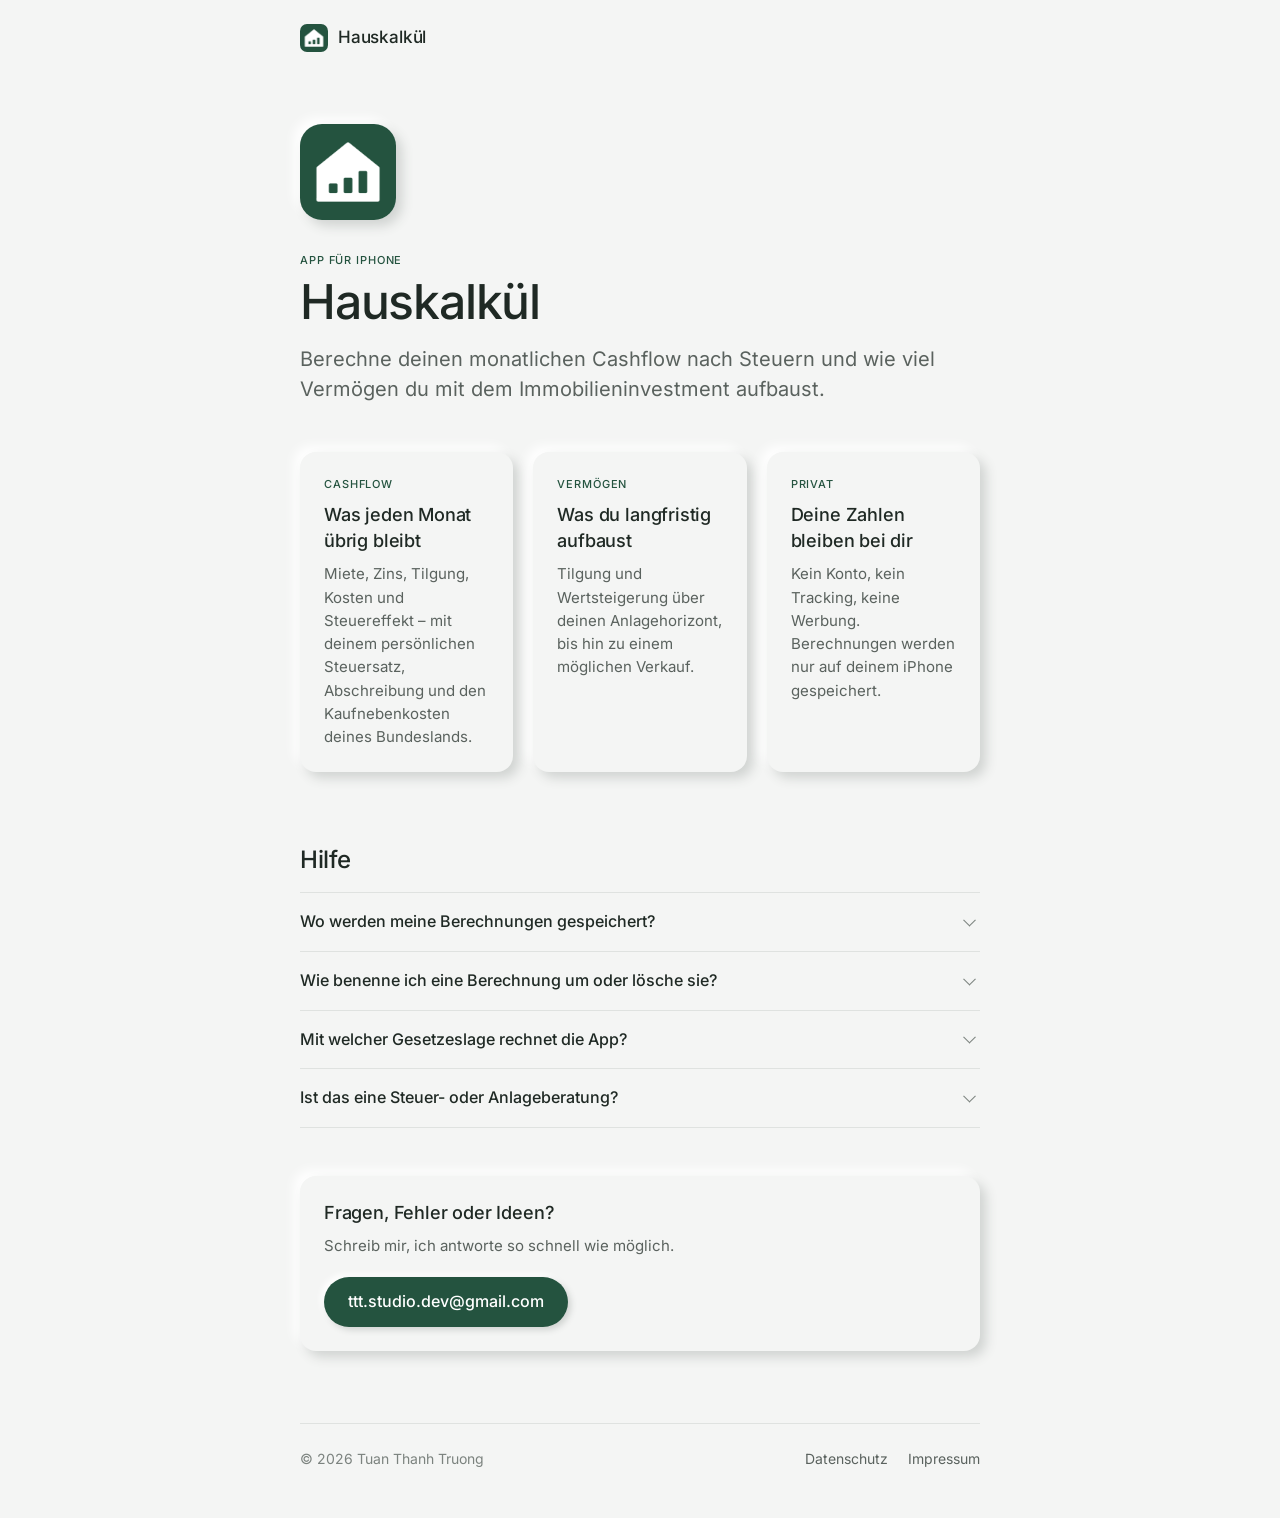
<file: index.html>
<!doctype html>
<html lang="de">
<head>
  <meta charset="utf-8">
  <meta name="viewport" content="width=device-width, initial-scale=1">
  <title>Hauskalkül – Cashflow-Rechner für Immobilien</title>
  <meta name="description" content="Berechne deinen monatlichen Cashflow nach Steuern und wie viel Vermögen du mit dem Immobilieninvestment aufbaust.">
  <meta name="theme-color" content="#f4f5f4">
  <link rel="icon" href="assets/icon.png">
  <link rel="apple-touch-icon" href="assets/icon.png">
  <link rel="stylesheet" href="assets/style.css">
</head>
<body>
  <div class="wrap">
    <header class="top">
      <a class="brand" href="./"><img src="assets/icon.png" alt="" width="28" height="28"><span>Hauskalkül</span></a>
    </header>

    <main>
      <section class="hero">
        <img class="hero-icon" src="assets/icon.png" alt="App-Symbol von Hauskalkül" width="96" height="96">
        <p class="overline">App für iPhone</p>
        <h1>Hauskalkül</h1>
        <p class="lead">Berechne deinen monatlichen Cashflow nach Steuern und wie viel Vermögen du mit dem Immobilieninvestment aufbaust.</p>
      </section>

      <section class="features" aria-label="Funktionen">
        <article class="card">
          <p class="overline">Cashflow</p>
          <h2>Was jeden Monat übrig bleibt</h2>
          <p>Miete, Zins, Tilgung, Kosten und Steuereffekt – mit deinem persönlichen Steuersatz, Abschreibung und den Kaufnebenkosten deines Bundeslands.</p>
        </article>
        <article class="card">
          <p class="overline">Vermögen</p>
          <h2>Was du langfristig aufbaust</h2>
          <p>Tilgung und Wertsteigerung über deinen Anlagehorizont, bis hin zu einem möglichen Verkauf.</p>
        </article>
        <article class="card">
          <p class="overline">Privat</p>
          <h2>Deine Zahlen bleiben bei dir</h2>
          <p>Kein Konto, kein Tracking, keine Werbung. Berechnungen werden nur auf deinem iPhone gespeichert.</p>
        </article>
      </section>

      <section id="hilfe" class="help">
        <h2 class="section-title">Hilfe</h2>
        <details>
          <summary>Wo werden meine Berechnungen gespeichert?</summary>
          <p>Nur auf deinem iPhone, im Speicher der App. Es gibt kein Konto und keinen Server, niemand außer dir hat Zugriff darauf. Wenn du die App löschst, werden auch die gespeicherten Berechnungen gelöscht.</p>
        </details>
        <details>
          <summary>Wie benenne ich eine Berechnung um oder lösche sie?</summary>
          <p>Tippe auf der Startseite neben der Berechnung auf den Stift. Dort kannst du sie umbenennen oder löschen.</p>
        </details>
        <details>
          <summary>Mit welcher Gesetzeslage rechnet die App?</summary>
          <p>Mit den aktuellen Werten des deutschen Steuer- und Sozialversicherungsrechts, etwa Einkommensteuertarif, Grunderwerbsteuer und Abschreibung. Bis zu welchem Datum die Rechtslage berücksichtigt ist, steht in der App. Ändert sich etwas, wird Hauskalkül aktualisiert.</p>
        </details>
        <details>
          <summary>Ist das eine Steuer- oder Anlageberatung?</summary>
          <p>Nein. Hauskalkül rechnet mit deinen Eingaben und vereinfachten Annahmen. Die Ergebnisse sind Modellrechnungen und ersetzen keine individuelle Steuer- oder Anlageberatung.</p>
        </details>
      </section>

      <section class="card contact" aria-labelledby="kontakt">
        <h2 id="kontakt">Fragen, Fehler oder Ideen?</h2>
        <p>Schreib mir, ich antworte so schnell wie möglich.</p>
        <a class="button" href="mailto:ttt.studio.dev@gmail.com">ttt.studio.dev@gmail.com</a>
      </section>
    </main>

    <footer>
      <span>© 2026 Tuan Thanh Truong</span>
      <nav aria-label="Rechtliches"><a href="datenschutz/">Datenschutz</a><a href="impressum/">Impressum</a></nav>
    </footer>
  </div>
</body>
</html>
</file>
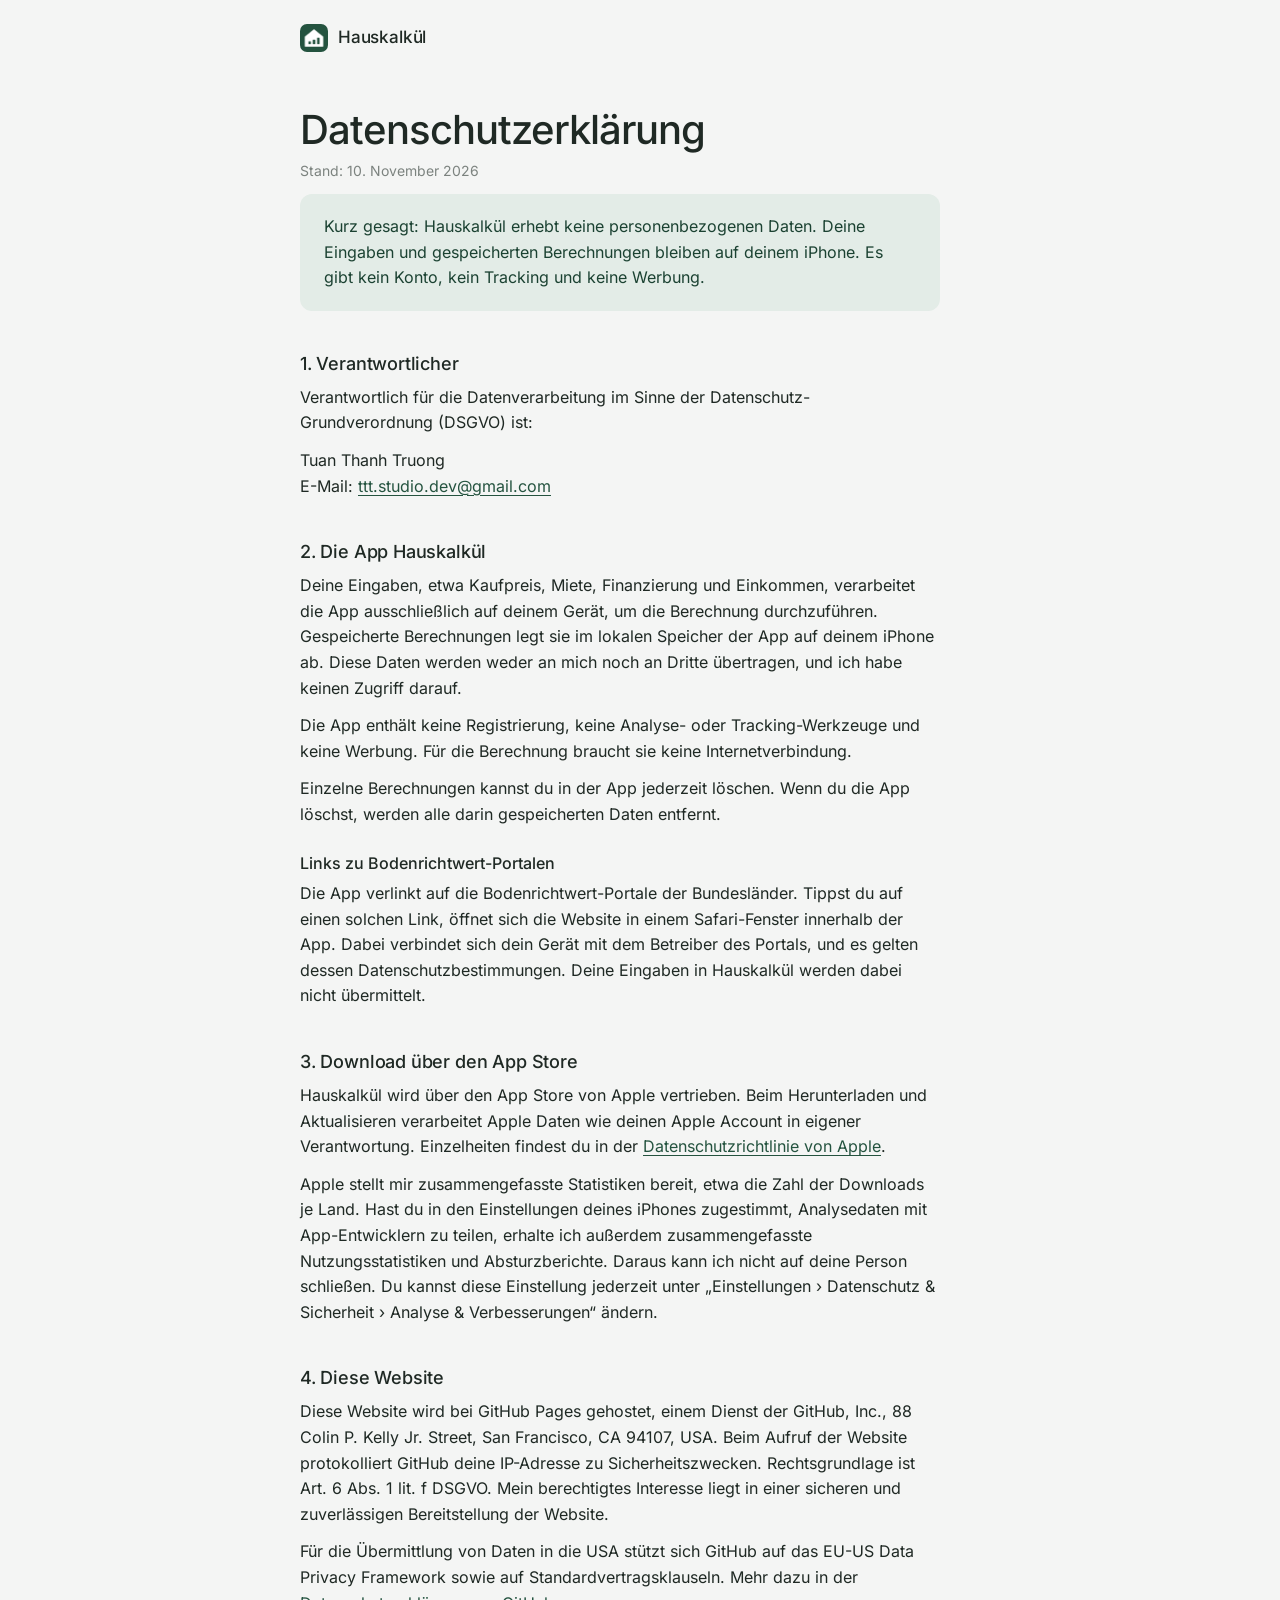
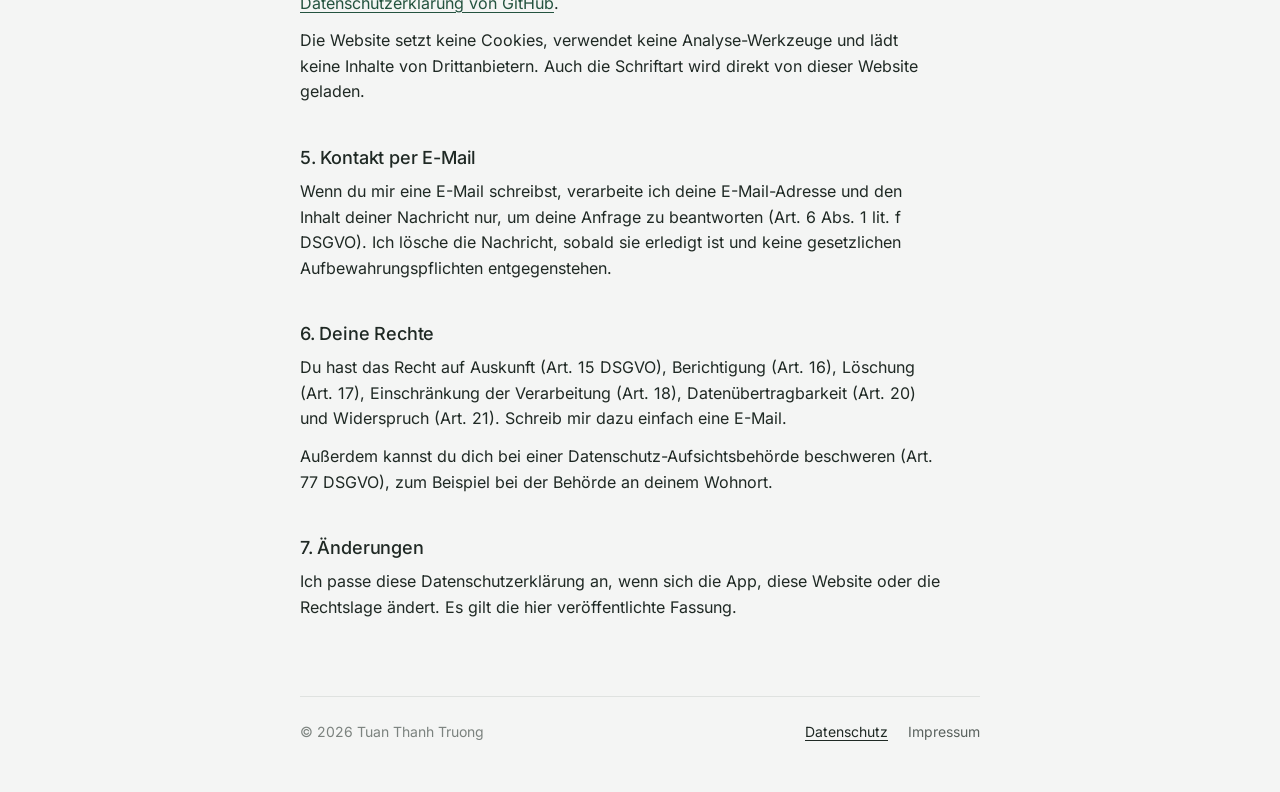
<file: datenschutz/index.html>
<!doctype html>
<html lang="de">
<head>
  <meta charset="utf-8">
  <meta name="viewport" content="width=device-width, initial-scale=1">
  <title>Datenschutz – Hauskalkül</title>
  <meta name="description" content="Datenschutzerklärung für die App Hauskalkül und diese Website.">
  <meta name="theme-color" content="#f4f5f4">
  <link rel="icon" href="../assets/icon.png">
  <link rel="apple-touch-icon" href="../assets/icon.png">
  <link rel="stylesheet" href="../assets/style.css">
</head>
<body>
  <div class="wrap">
    <header class="top">
      <a class="brand" href="../"><img src="../assets/icon.png" alt="" width="28" height="28"><span>Hauskalkül</span></a>
    </header>

    <main class="legal">
      <h1>Datenschutzerklärung</h1>
      <p class="meta">Stand: 10. November 2026</p>

      <div class="summary">
        <p>Kurz gesagt: Hauskalkül erhebt keine personenbezogenen Daten. Deine Eingaben und gespeicherten Berechnungen bleiben auf deinem iPhone. Es gibt kein Konto, kein Tracking und keine Werbung.</p>
      </div>

      <h2>1. Verantwortlicher</h2>
      <p>Verantwortlich für die Datenverarbeitung im Sinne der Datenschutz-Grundverordnung (DSGVO) ist:</p>
      <address>
        Tuan Thanh Truong<br>
        E-Mail: <a href="mailto:ttt.studio.dev@gmail.com">ttt.studio.dev@gmail.com</a>
      </address>

      <h2>2. Die App Hauskalkül</h2>
      <p>Deine Eingaben, etwa Kaufpreis, Miete, Finanzierung und Einkommen, verarbeitet die App ausschließlich auf deinem Gerät, um die Berechnung durchzuführen. Gespeicherte Berechnungen legt sie im lokalen Speicher der App auf deinem iPhone ab. Diese Daten werden weder an mich noch an Dritte übertragen, und ich habe keinen Zugriff darauf.</p>
      <p>Die App enthält keine Registrierung, keine Analyse- oder Tracking-Werkzeuge und keine Werbung. Für die Berechnung braucht sie keine Internetverbindung.</p>
      <p>Einzelne Berechnungen kannst du in der App jederzeit löschen. Wenn du die App löschst, werden alle darin gespeicherten Daten entfernt.</p>

      <h3>Links zu Bodenrichtwert-Portalen</h3>
      <p>Die App verlinkt auf die Bodenrichtwert-Portale der Bundesländer. Tippst du auf einen solchen Link, öffnet sich die Website in einem Safari-Fenster innerhalb der App. Dabei verbindet sich dein Gerät mit dem Betreiber des Portals, und es gelten dessen Datenschutzbestimmungen. Deine Eingaben in Hauskalkül werden dabei nicht übermittelt.</p>

      <h2>3. Download über den App Store</h2>
      <p>Hauskalkül wird über den App Store von Apple vertrieben. Beim Herunterladen und Aktualisieren verarbeitet Apple Daten wie deinen Apple Account in eigener Verantwortung. Einzelheiten findest du in der <a href="https://www.apple.com/de/legal/privacy/">Datenschutzrichtlinie von Apple</a>.</p>
      <p>Apple stellt mir zusammengefasste Statistiken bereit, etwa die Zahl der Downloads je Land. Hast du in den Einstellungen deines iPhones zugestimmt, Analysedaten mit App-Entwicklern zu teilen, erhalte ich außerdem zusammengefasste Nutzungsstatistiken und Absturzberichte. Daraus kann ich nicht auf deine Person schließen. Du kannst diese Einstellung jederzeit unter „Einstellungen › Datenschutz &amp; Sicherheit › Analyse &amp; Verbesserungen“ ändern.</p>

      <h2>4. Diese Website</h2>
      <p>Diese Website wird bei GitHub Pages gehostet, einem Dienst der GitHub, Inc., 88 Colin P. Kelly Jr. Street, San Francisco, CA 94107, USA. Beim Aufruf der Website protokolliert GitHub deine IP-Adresse zu Sicherheitszwecken. Rechtsgrundlage ist Art. 6 Abs. 1 lit. f DSGVO. Mein berechtigtes Interesse liegt in einer sicheren und zuverlässigen Bereitstellung der Website.</p>
      <p>Für die Übermittlung von Daten in die USA stützt sich GitHub auf das EU-US Data Privacy Framework sowie auf Standardvertragsklauseln. Mehr dazu in der <a href="https://docs.github.com/en/site-policy/privacy-policies/github-general-privacy-statement">Datenschutzerklärung von GitHub</a>.</p>
      <p>Die Website setzt keine Cookies, verwendet keine Analyse-Werkzeuge und lädt keine Inhalte von Drittanbietern. Auch die Schriftart wird direkt von dieser Website geladen.</p>

      <h2>5. Kontakt per E-Mail</h2>
      <p>Wenn du mir eine E-Mail schreibst, verarbeite ich deine E-Mail-Adresse und den Inhalt deiner Nachricht nur, um deine Anfrage zu beantworten (Art. 6 Abs. 1 lit. f DSGVO). Ich lösche die Nachricht, sobald sie erledigt ist und keine gesetzlichen Aufbewahrungspflichten entgegenstehen.</p>

      <h2>6. Deine Rechte</h2>
      <p>Du hast das Recht auf Auskunft (Art. 15 DSGVO), Berichtigung (Art. 16), Löschung (Art. 17), Einschränkung der Verarbeitung (Art. 18), Datenübertragbarkeit (Art. 20) und Widerspruch (Art. 21). Schreib mir dazu einfach eine E-Mail.</p>
      <p>Außerdem kannst du dich bei einer Datenschutz-Aufsichtsbehörde beschweren (Art. 77 DSGVO), zum Beispiel bei der Behörde an deinem Wohnort.</p>

      <h2>7. Änderungen</h2>
      <p>Ich passe diese Datenschutzerklärung an, wenn sich die App, diese Website oder die Rechtslage ändert. Es gilt die hier veröffentlichte Fassung.</p>
    </main>

    <footer>
      <span>© 2026 Tuan Thanh Truong</span>
      <nav aria-label="Rechtliches"><a href="./" aria-current="page">Datenschutz</a><a href="../impressum/">Impressum</a></nav>
    </footer>
  </div>
</body>
</html>
</file>
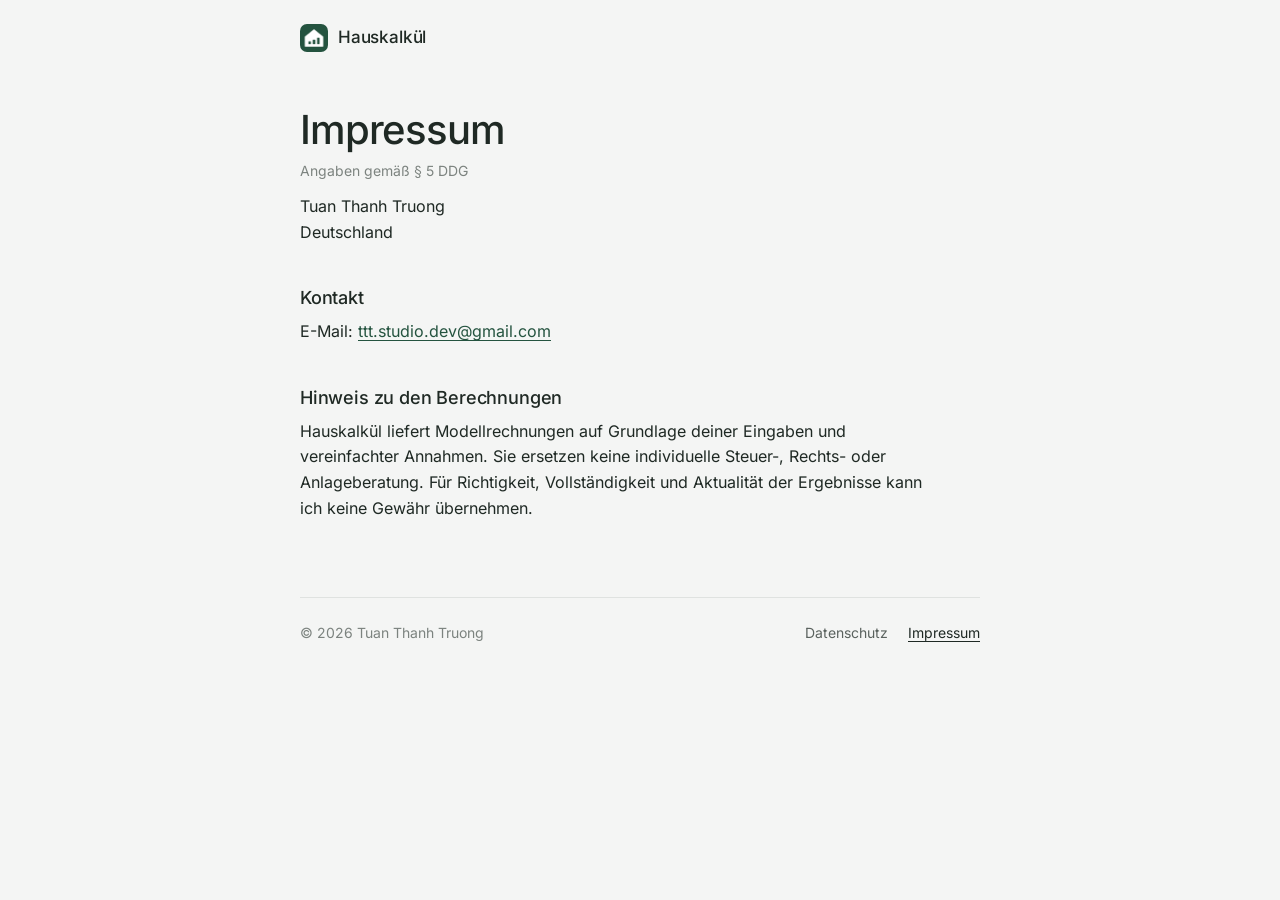
<file: impressum/index.html>
<!doctype html>
<html lang="de">
<head>
  <meta charset="utf-8">
  <meta name="viewport" content="width=device-width, initial-scale=1">
  <title>Impressum – Hauskalkül</title>
  <meta name="description" content="Impressum der App Hauskalkül.">
  <meta name="theme-color" content="#f4f5f4">
  <link rel="icon" href="../assets/icon.png">
  <link rel="apple-touch-icon" href="../assets/icon.png">
  <link rel="stylesheet" href="../assets/style.css">
</head>
<body>
  <div class="wrap">
    <header class="top">
      <a class="brand" href="../"><img src="../assets/icon.png" alt="" width="28" height="28"><span>Hauskalkül</span></a>
    </header>

    <main class="legal">
      <h1>Impressum</h1>
      <p class="meta">Angaben gemäß § 5 DDG</p>

      <address>
        Tuan Thanh Truong<br>
        Deutschland
      </address>

      <h2>Kontakt</h2>
      <p>E-Mail: <a href="mailto:ttt.studio.dev@gmail.com">ttt.studio.dev@gmail.com</a></p>

      <h2>Hinweis zu den Berechnungen</h2>
      <p>Hauskalkül liefert Modellrechnungen auf Grundlage deiner Eingaben und vereinfachter Annahmen. Sie ersetzen keine individuelle Steuer-, Rechts- oder Anlageberatung. Für Richtigkeit, Vollständigkeit und Aktualität der Ergebnisse kann ich keine Gewähr übernehmen.</p>
    </main>

    <footer>
      <span>© 2026 Tuan Thanh Truong</span>
      <nav aria-label="Rechtliches"><a href="../datenschutz/">Datenschutz</a><a href="./" aria-current="page">Impressum</a></nav>
    </footer>
  </div>
</body>
</html>
</file>
<file: assets/style.css>
/* Hauskalkül – Farben und Schrift wie in der App (Soft UI) */
@font-face { font-family: "Inter"; src: url("inter-400.woff2") format("woff2"); font-weight: 400; font-display: swap; }
@font-face { font-family: "Inter"; src: url("inter-500.woff2") format("woff2"); font-weight: 500; font-display: swap; }

:root {
  color-scheme: light;
  --surface: #f4f5f4;
  --ink: #1f2924;
  --muted: #5a625e;
  --subtle: #7c837f;
  --hairline: #dfe2e0;
  --brand: #24533f;
  --brand-800: #1b4232;
  --brand-100: #e3ece7;
  --raised: 6px 6px 12px #d0d3d1, -6px -6px 12px #ffffff;
  --raised-sm: 3px 3px 6px #d0d3d1, -3px -3px 6px #ffffff;
}

* { box-sizing: border-box; }
html { -webkit-text-size-adjust: 100%; }
body {
  margin: 0;
  background: var(--surface);
  color: var(--ink);
  font: 400 16px/1.6 Inter, -apple-system, BlinkMacSystemFont, "Segoe UI", Roboto, sans-serif;
  -webkit-font-smoothing: antialiased;
}
a { color: var(--brand); text-decoration-thickness: 1px; text-underline-offset: 3px; }
a:focus-visible, summary:focus-visible { outline: 2px solid var(--brand); outline-offset: 3px; border-radius: 6px; }

.wrap { max-width: 720px; margin: 0 auto; padding: 0 20px; }

/* Kopf */
.top { padding: 24px 0 8px; }
.brand { display: inline-flex; align-items: center; gap: 10px; color: var(--ink); font-size: 17px; font-weight: 500; letter-spacing: -0.01em; text-decoration: none; }
.brand img { border-radius: 7px; }

/* Startseite */
.hero { padding: 56px 0 48px; }
.hero-icon { display: block; margin-bottom: 32px; border-radius: 22px; box-shadow: var(--raised); }
.overline { margin: 0 0 8px; color: var(--brand); font-size: 11px; font-weight: 500; line-height: 16px; letter-spacing: 0.08em; text-transform: uppercase; }
h1 { margin: 0 0 16px; font-size: clamp(36px, 9vw, 48px); font-weight: 500; line-height: 1.1; letter-spacing: -0.025em; }
.lead { max-width: 32em; margin: 0; color: var(--muted); font-size: clamp(18px, 4.6vw, 20px); line-height: 1.5; }

.features { display: grid; grid-template-columns: repeat(auto-fit, minmax(200px, 1fr)); gap: 20px; margin-bottom: 72px; }
.card { padding: 24px; border-radius: 16px; background: var(--surface); box-shadow: var(--raised); }
.card h2 { margin: 0 0 8px; font-size: 18px; font-weight: 500; line-height: 26px; letter-spacing: -0.01em; }
.card p { margin: 0; color: var(--muted); font-size: 15px; line-height: 1.55; }
.card .overline { margin-bottom: 10px; color: var(--brand); font-size: 11px; line-height: 16px; }

.section-title { margin: 0 0 16px; font-size: 24px; font-weight: 500; line-height: 32px; letter-spacing: -0.015em; }
.help { margin-bottom: 48px; }
details { border-bottom: 1px solid var(--hairline); }
details:first-of-type { border-top: 1px solid var(--hairline); }
summary { position: relative; padding: 16px 36px 16px 0; font-weight: 500; list-style: none; cursor: pointer; }
summary::-webkit-details-marker { display: none; }
summary::after {
  content: ""; position: absolute; top: 50%; right: 6px; width: 8px; height: 8px;
  border-right: 1.5px solid var(--subtle); border-bottom: 1.5px solid var(--subtle);
  transform: translateY(-70%) rotate(45deg); transition: transform 0.2s ease;
}
details[open] summary::after { transform: translateY(-30%) rotate(-135deg); }
details p { margin: -4px 0 18px; color: var(--muted); }

.contact { margin-bottom: 72px; }
.contact p { margin-bottom: 20px; }
.button {
  display: inline-flex; align-items: center; min-height: 48px; padding: 12px 24px;
  border-radius: 999px; background: var(--brand); box-shadow: var(--raised-sm);
  color: #ffffff; font-weight: 500; text-decoration: none; overflow-wrap: anywhere;
}
.button:hover { background: var(--brand-800); }

/* Rechtstexte */
.legal { max-width: 640px; padding: 40px 0 64px; }
.legal h1 { margin-bottom: 8px; font-size: clamp(32px, 8vw, 40px); }
.meta { margin: 0 0 32px; color: var(--subtle); font-size: 14px; }
.legal h2 { margin: 40px 0 8px; font-size: 18px; font-weight: 500; line-height: 26px; letter-spacing: -0.01em; }
.legal h3 { margin: 24px 0 4px; font-size: 16px; font-weight: 500; }
.legal p, .legal address { margin: 0 0 12px; }
address { font-style: normal; }
.summary { margin-bottom: 8px; padding: 20px 24px; border-radius: 12px; background: var(--brand-100); color: var(--brand-800); }
.summary p { margin: 0; }

/* Fuß */
footer {
  display: flex; flex-wrap: wrap; justify-content: space-between; gap: 12px 24px;
  padding: 24px 0 48px; border-top: 1px solid var(--hairline); color: var(--subtle); font-size: 14px;
}
footer nav { display: flex; gap: 20px; }
footer a { color: var(--muted); text-decoration: none; }
footer a:hover, footer a[aria-current] { color: var(--ink); text-decoration: underline; }
</file>
